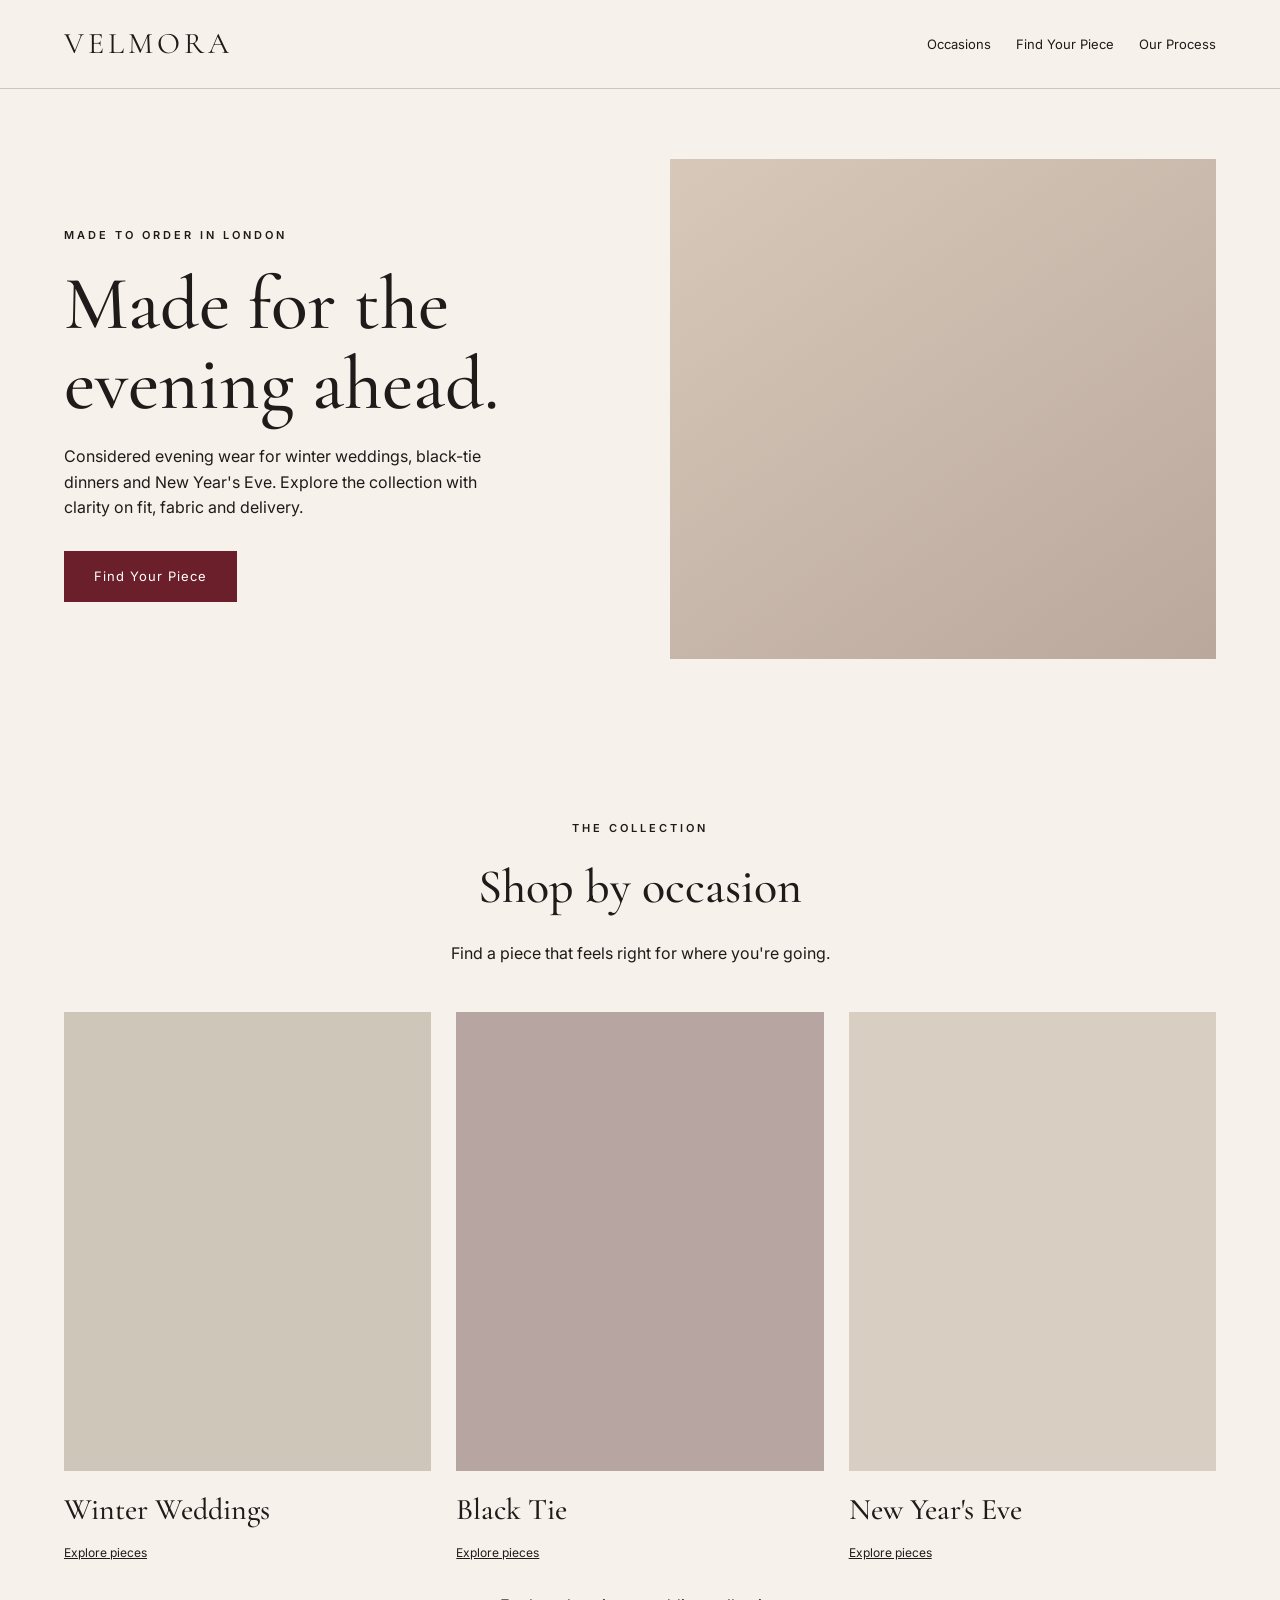
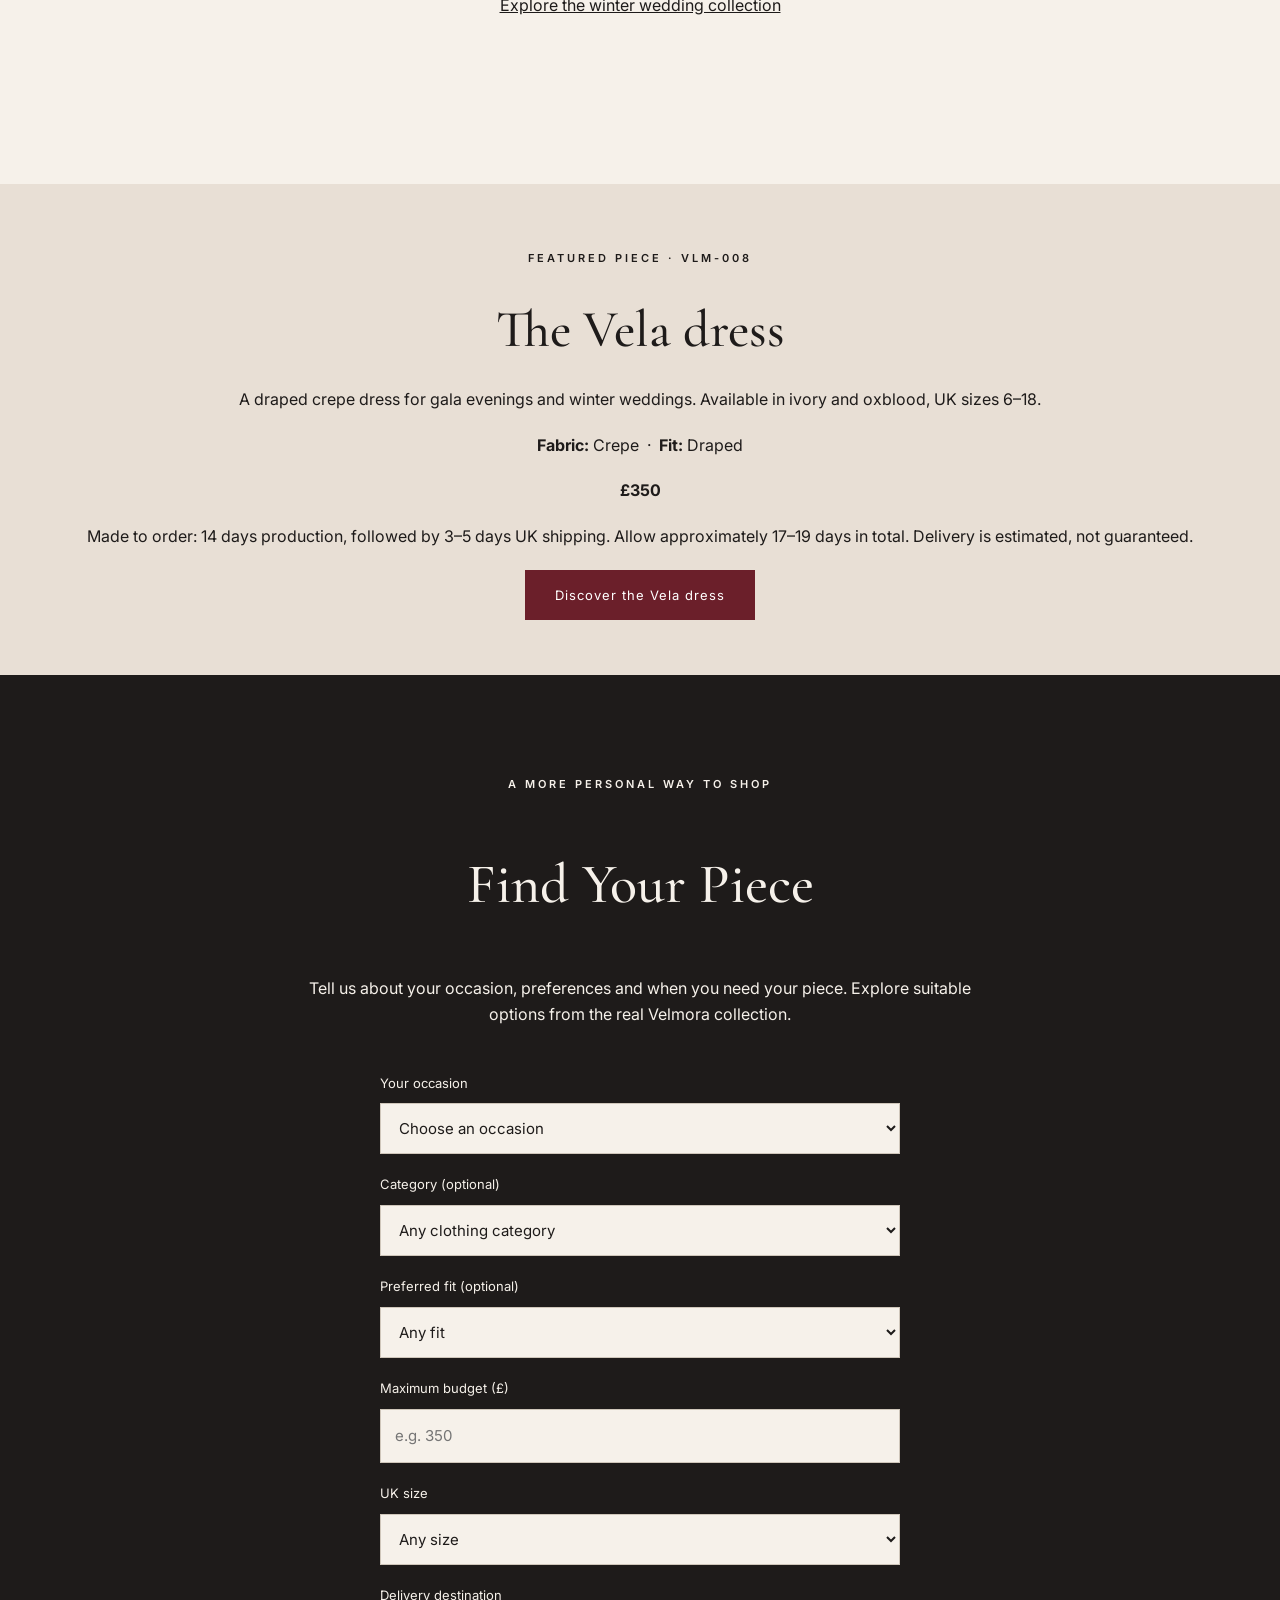
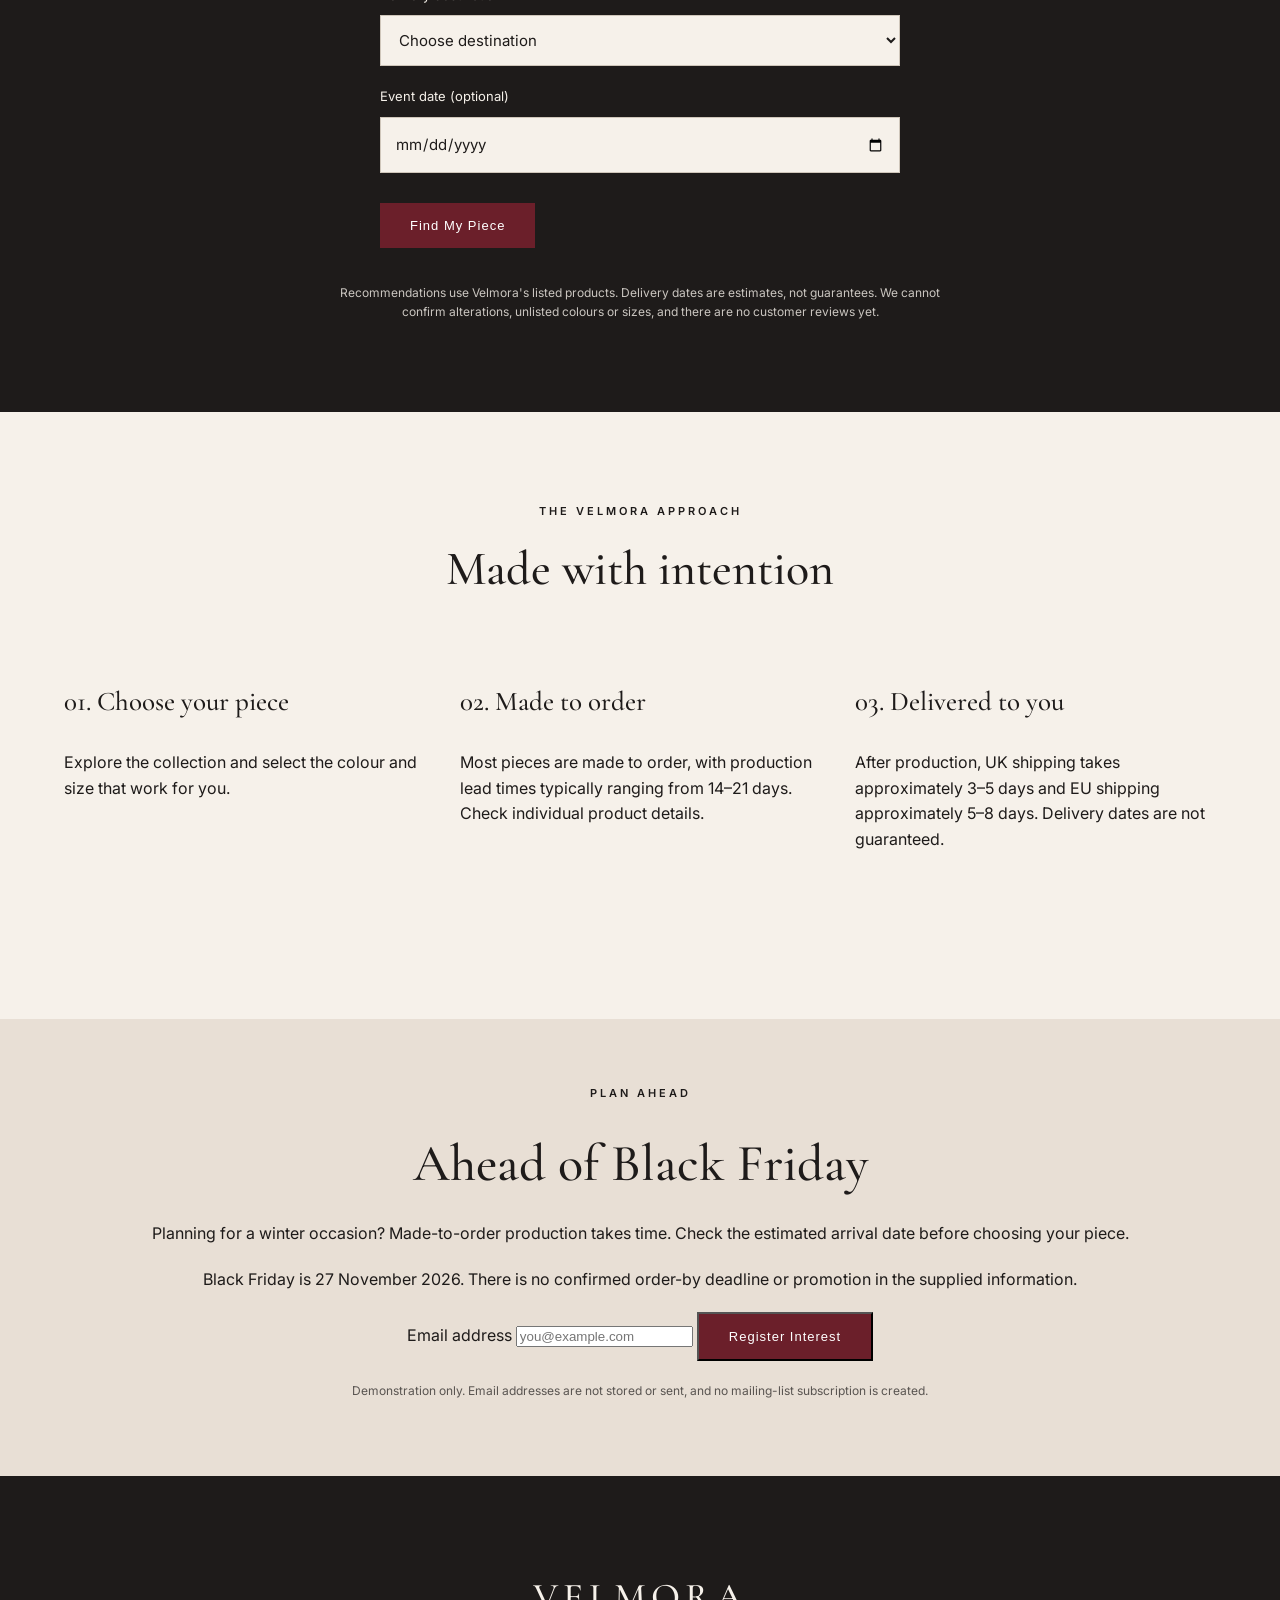
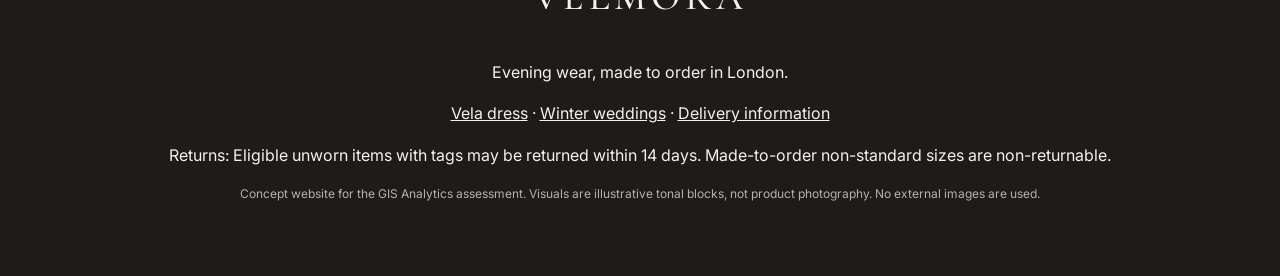
<file: index.html>
<!DOCTYPE html>
<html lang="en-GB">

<head>
  <meta charset="UTF-8">
  <meta name="viewport" content="width=device-width, initial-scale=1.0">

  <title>Velmora | Made-to-Order Evening Wear in London</title>

  <meta name="description"
    content="Explore made-to-order evening wear for winter weddings, black-tie events and New Year's Eve. Discover fabrics, fit and delivery estimates.">

  <link rel="preconnect" href="https://fonts.googleapis.com">
  <link rel="preconnect" href="https://fonts.gstatic.com" crossorigin>

  <link
    href="https://fonts.googleapis.com/css2?family=Cormorant+Garamond:wght@400;500;600&family=Inter:wght@400;500;600&display=swap"
    rel="stylesheet">

  <link rel="stylesheet" href="css/styles.css">

  <script type="application/ld+json">
  {
    "@context": "https://schema.org",
    "@type": "Organization",
    "name": "Velmora",
    "url": "https://velmora-assessment.netlify.app/",
    "description": "London-based made-to-order evening wear."
  }
  </script>
</head>

<body>

  <!-- HEADER -->

  <header class="site-header">

    <div class="header-inner">

      <a href="index.html" class="brand-logo">
        VELMORA
      </a>

      <nav aria-label="Main navigation">
        <a href="#occasions">Occasions</a>
        <a href="#stylist">Find Your Piece</a>
        <a href="#about">Our Process</a>
      </nav>

    </div>

  </header>

  <main>

    <!-- HERO -->

    <section class="hero">

      <div class="hero-content">

        <p class="eyebrow">MADE TO ORDER IN LONDON</p>

        <h1>Made for the evening ahead.</h1>

        <p class="hero-description">
          Considered evening wear for winter weddings,
          black-tie dinners and New Year's Eve.
          Explore the collection with clarity on fit,
          fabric and delivery.
        </p>

        <a href="#stylist" class="primary-button">
          Find Your Piece
        </a>

      </div>

      <div class="hero-image">

        <div class="image-placeholder"
             role="img"
             aria-label="Abstract neutral-toned editorial colour study">
        </div>

      </div>

    </section>

    <!-- SHOP BY OCCASION -->

    <section class="occasions-section" id="occasions">

      <div class="section-heading">

        <p class="eyebrow">THE COLLECTION</p>

        <h2>Shop by occasion</h2>

        <p>
          Find a piece that feels right for where you're going.
        </p>

      </div>

      <div class="occasion-grid">

        <!-- WINTER WEDDINGS -->

        <a href="#stylist"
           class="occasion-card"
           data-occasion="winter wedding">

          <div class="occasion-image" aria-hidden="true"></div>

          <h3>Winter Weddings</h3>
          <span>Explore pieces</span>

        </a>

        <!-- BLACK TIE -->

        <a href="#stylist"
           class="occasion-card"
           data-occasion="black tie">

          <div class="occasion-image" aria-hidden="true"></div>

          <h3>Black Tie</h3>
          <span>Explore pieces</span>

        </a>

        <!-- NEW YEAR'S EVE -->

        <a href="#stylist"
           class="occasion-card"
           data-occasion="new year's eve">

          <div class="occasion-image" aria-hidden="true"></div>

          <h3>New Year's Eve</h3>
          <span>Explore pieces</span>

        </a>

      </div>

      <p style="text-align:center; margin-top:28px;">
        <a href="winter-wedding.html">
          Explore the winter wedding collection
        </a>
      </p>

    </section>

    <!-- FEATURED VELA DRESS -->

    <section class="featured-product-section"
             aria-labelledby="featured-title">

      <div class="featured-product-link">

        <p class="eyebrow">
          FEATURED PIECE · VLM-008
        </p>

        <h2 id="featured-title">
          The Vela dress
        </h2>

        <p>
          A draped crepe dress for gala evenings
          and winter weddings. Available in ivory
          and oxblood, UK sizes 6–18.
        </p>

        <p>
          <strong>Fabric:</strong> Crepe
          &nbsp;·&nbsp;
          <strong>Fit:</strong> Draped
        </p>

        <p class="featured-price">
          <strong>£350</strong>
        </p>

        <p>
          Made to order: 14 days production,
          followed by 3–5 days UK shipping.
          Allow approximately 17–19 days in total.
          Delivery is estimated, not guaranteed.
        </p>

        <a href="product.html" class="primary-button">
          Discover the Vela dress
        </a>

      </div>

    </section>

    <!-- PERSONAL STYLIST -->

    <section class="stylist-section" id="stylist">

      <div class="stylist-inner">

        <p class="eyebrow">
          A MORE PERSONAL WAY TO SHOP
        </p>

        <h2>Find Your Piece</h2>

        <p>
          Tell us about your occasion, preferences
          and when you need your piece.
          Explore suitable options from the real
          Velmora collection.
        </p>

        <form id="stylist-form" class="stylist-form">

          <label for="occasion-input">
            Your occasion
          </label>

          <select id="occasion-input" required>
            <option value="">Choose an occasion</option>
          </select>

          <label for="category-input">
            Category (optional)
          </label>

          <select id="category-input">
            <option value="">Any clothing category</option>
            <option value="dress">Dress</option>
            <option value="jumpsuit">Jumpsuit</option>
            <option value="top">Top</option>
            <option value="skirt">Skirt</option>
            <option value="outerwear">Outerwear</option>
          </select>

          <label for="fit-input">
            Preferred fit (optional)
          </label>

          <select id="fit-input">
            <option value="">Any fit</option>
          </select>

          <label for="budget-input">
            Maximum budget (£)
          </label>

          <input
            id="budget-input"
            type="number"
            min="1"
            placeholder="e.g. 350">

          <label for="size-input">
            UK size
          </label>

          <select id="size-input">

            <option value="">Any size</option>
            <option value="UK 6">UK 6</option>
            <option value="UK 8">UK 8</option>
            <option value="UK 10">UK 10</option>
            <option value="UK 12">UK 12</option>
            <option value="UK 14">UK 14</option>
            <option value="UK 16">UK 16</option>
            <option value="UK 18">UK 18</option>

          </select>

          <label for="region-input">
            Delivery destination
          </label>

          <select id="region-input">

            <option value="">Choose destination</option>
            <option value="UK">United Kingdom</option>
            <option value="EU">European Union</option>

          </select>

          <label for="date-input">
            Event date (optional)
          </label>

          <input id="date-input" type="date">

          <button type="submit" class="primary-button">
            Find My Piece
          </button>

        </form>

        <div id="stylist-results" aria-live="polite"></div>

        <p class="stylist-disclaimer">
          Recommendations use Velmora's listed products.
          Delivery dates are estimates, not guarantees.
          We cannot confirm alterations, unlisted colours
          or sizes, and there are no customer reviews yet.
        </p>

      </div>

    </section>

    <!-- MADE TO ORDER -->

    <section class="process-section" id="about">

      <div class="section-heading">

        <p class="eyebrow">
          THE VELMORA APPROACH
        </p>

        <h2>Made with intention</h2>

      </div>

      <div class="process-grid">

        <div>

          <h3>01. Choose your piece</h3>

          <p>
            Explore the collection and select
            the colour and size that work for you.
          </p>

        </div>

        <div>

          <h3>02. Made to order</h3>

          <p>
            Most pieces are made to order,
            with production lead times typically
            ranging from 14–21 days.
            Check individual product details.
          </p>

        </div>

        <div>

          <h3>03. Delivered to you</h3>

          <p>
            After production, UK shipping takes
            approximately 3–5 days and EU shipping
            approximately 5–8 days.
            Delivery dates are not guaranteed.
          </p>

        </div>

      </div>

    </section>

    <!-- BLACK FRIDAY -->

    <section id="black-friday"
             class="featured-product-section"
             aria-labelledby="black-friday-title">

      <div class="featured-product-link">

        <p class="eyebrow">PLAN AHEAD</p>

        <h2 id="black-friday-title">
          Ahead of Black Friday
        </h2>

        <p>
          Planning for a winter occasion?
          Made-to-order production takes time.
          Check the estimated arrival date
          before choosing your piece.
        </p>

        <p>
          Black Friday is 27 November 2026.
          There is no confirmed order-by deadline
          or promotion in the supplied information.
        </p>

        <form id="bf-signup-form">

          <label for="bf-email">
            Email address
          </label>

          <input
            id="bf-email"
            type="email"
            placeholder="you@example.com"
            autocomplete="email"
            required>

          <button type="submit" class="primary-button">
            Register Interest
          </button>

        </form>

        <p id="bf-signup-message" aria-live="polite"></p>

        <p class="footer-note">
          Demonstration only. Email addresses are not
          stored or sent, and no mailing-list subscription
          is created.
        </p>

      </div>

    </section>

  </main>

  <!-- FOOTER -->

  <footer class="site-footer">

    <h2>VELMORA</h2>

    <p>Evening wear, made to order in London.</p>

    <p>
      <a href="product.html">Vela dress</a>
      ·
      <a href="winter-wedding.html">Winter weddings</a>
      ·
      <a href="#about">Delivery information</a>
    </p>

    <p>
      Returns: Eligible unworn items with tags may
      be returned within 14 days.
      Made-to-order non-standard sizes are non-returnable.
    </p>

    <p class="footer-note">
      Concept website for the GIS Analytics assessment.
      Visuals are illustrative tonal blocks,
      not product photography.
      No external images are used.
    </p>

  </footer>

  <!-- STYLIST JAVASCRIPT -->

  <script src="js/stylist.js"></script>

  <!-- OCCASION SELECTION AND DEMO SIGNUP -->

  <script>
    // Automatically select the occasion when a card is clicked.
    document.querySelectorAll(".occasion-card").forEach(card => {

      card.addEventListener("click", () => {

        const occasion = card.dataset.occasion;

        const select =
          document.getElementById("occasion-input");

        if (!select) return;

        const matchingOption = Array.from(select.options).find(
          option =>
            option.value.toLowerCase() === occasion.toLowerCase()
        );

        if (matchingOption) {
          select.value = matchingOption.value;
          select.dispatchEvent(
            new Event("change", { bubbles: true })
          );
        }

      });

    });

    // Demo only: no email is saved or transmitted.
    document.getElementById("bf-signup-form")
      .addEventListener("submit", function(event) {

        event.preventDefault();

        document.getElementById("bf-signup-message").textContent =
          "Thank you for your interest. This is a demonstration; " +
          "your email has not been collected or subscribed.";

      });
  </script>

</body>
</html>
</file>
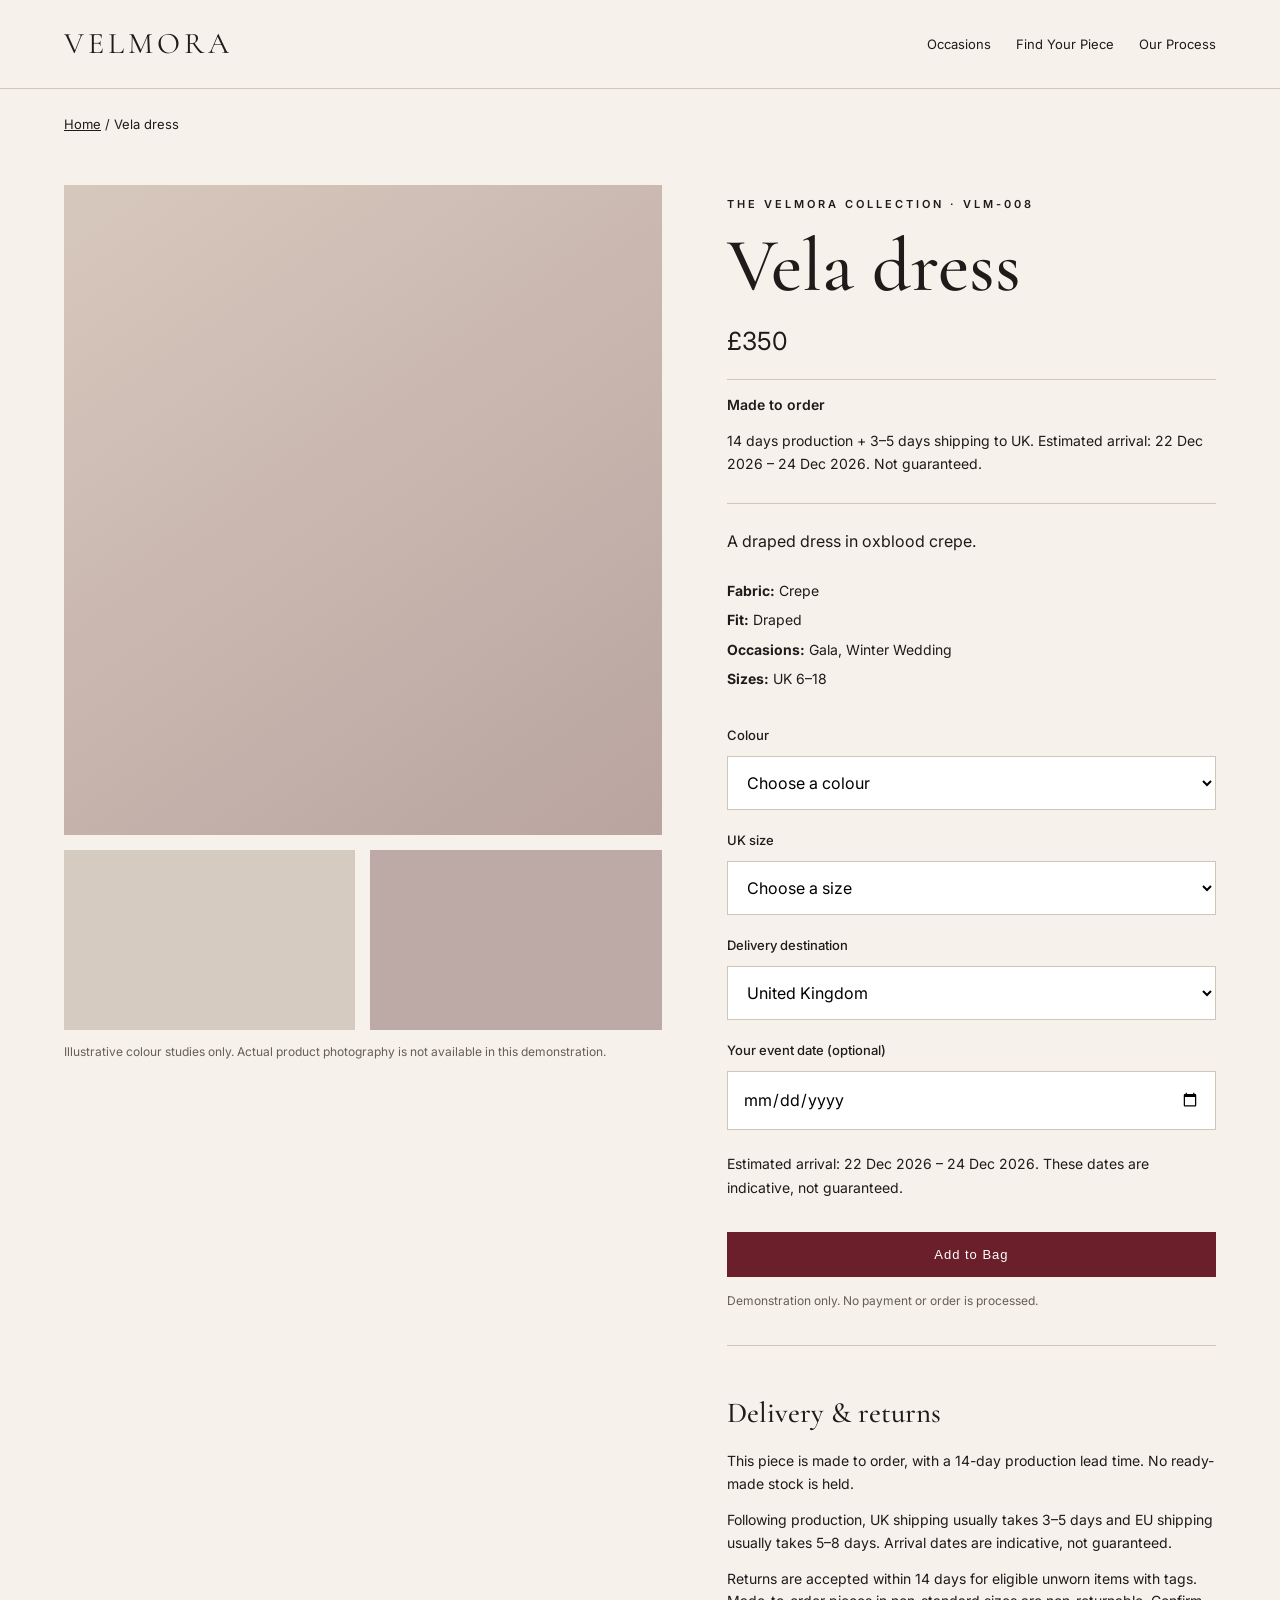
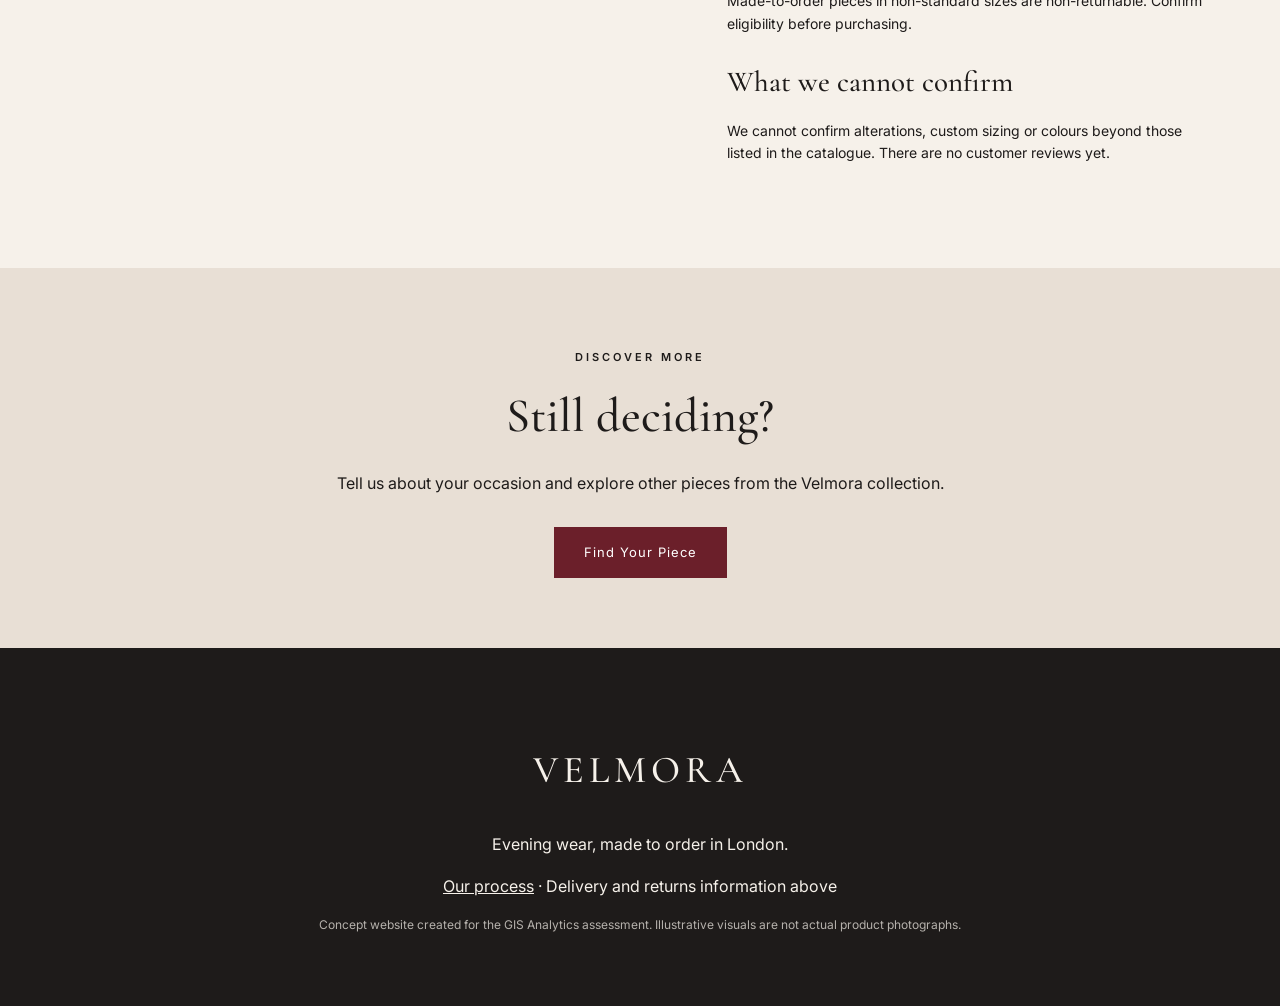
<file: product.html>
<!DOCTYPE html>
<html lang="en-GB">
<head>
  <meta charset="UTF-8">
  <meta name="viewport" content="width=device-width, initial-scale=1.0">

  <title>Vela Dress | Made-to-Order Evening Wear | Velmora</title>
  <meta name="description"
    content="Discover the Vela dress by Velmora. Draped crepe evening wear, made to order in London. Explore colours, UK sizes and estimated delivery.">

  <link rel="preconnect" href="https://fonts.googleapis.com">
  <link rel="preconnect" href="https://fonts.gstatic.com" crossorigin>
  <link
    href="https://fonts.googleapis.com/css2?family=Cormorant+Garamond:wght@400;500;600&family=Inter:wght@400;500;600&display=swap"
    rel="stylesheet">

  <link rel="stylesheet" href="css/styles.css">

  <!-- Structured product information for search and AI discovery -->
  <script type="application/ld+json">
  {
    "@context": "https://schema.org",
    "@type": "Product",
    "name": "Vela dress",
    "sku": "VLM-008",
    "description": "Made-to-order draped crepe dress for gala events and winter weddings.",
    "brand": {
      "@type": "Brand",
      "name": "Velmora"
    },
    "material": "Crepe",
    "color": ["Ivory", "Oxblood"],
    "size": ["UK 6", "UK 8", "UK 10", "UK 12", "UK 14", "UK 16", "UK 18"],
    "offers": {
      "@type": "Offer",
      "price": "350",
      "priceCurrency": "GBP",
      "url": "https://velmora-assessment.netlify.app/product.html"
    }
  }
  </script>
</head>

<body>

  <header class="site-header">
    <div class="header-inner">
      <a href="index.html" class="brand-logo">VELMORA</a>

      <nav aria-label="Main navigation">
        <a href="index.html#occasions">Occasions</a>
        <a href="index.html#stylist">Find Your Piece</a>
        <a href="index.html#about">Our Process</a>
      </nav>
    </div>
  </header>

  <main>

    <div class="product-breadcrumb">
      <a href="index.html">Home</a>
      <span aria-hidden="true"> / </span>
      <span>Vela dress</span>
    </div>

    <section class="product-layout">

      <!-- PRODUCT GALLERY -->

      <div class="product-gallery">

        <div class="product-main-image"
             role="img"
             aria-label="Illustrative colour study for the Vela dress">
        </div>

        <div class="product-small-images">
          <div role="img" aria-label="Illustrative neutral colour study"></div>
          <div role="img" aria-label="Illustrative oxblood colour study"></div>
        </div>

        <p class="product-image-note">
          Illustrative colour studies only. Actual product
          photography is not available in this demonstration.
        </p>

      </div>

      <!-- PRODUCT INFORMATION -->

      <div class="product-information">

        <p class="eyebrow">THE VELMORA COLLECTION · VLM-008</p>

        <h1 id="product-name">Vela dress</h1>

        <p id="product-price" class="product-price">£350</p>

        <!-- VISIBLE WITHOUT JAVASCRIPT -->

        <div class="product-delivery-summary">
          <p class="delivery-heading">Made to order</p>

          <p id="delivery-summary">
            14 days production, followed by 3–5 days
            shipping to the UK. Allow approximately
            17–19 calendar days in total.
            Delivery dates are estimates, not guarantees.
          </p>
        </div>

        <p id="product-description" class="product-description">
          A draped crepe dress for gala evenings and winter weddings.
          Available in ivory and oxblood.
        </p>

        <div class="product-facts">
          <p>
            <strong>Fabric:</strong>
            <span id="product-fabric">Crepe</span>
          </p>

          <p>
            <strong>Fit:</strong>
            <span id="product-fit">Draped</span>
          </p>

          <p>
            <strong>Occasions:</strong>
            <span id="product-occasions">Gala, Winter Wedding</span>
          </p>

          <p>
            <strong>Sizes:</strong>
            UK 6–18
          </p>
        </div>

        <!-- PRODUCT SELECTION -->

        <form id="product-form">

          <label for="product-colour">Colour</label>
          <select id="product-colour" required>
            <option value="">Choose a colour</option>
            <option value="ivory">Ivory</option>
            <option value="oxblood">Oxblood</option>
          </select>

          <label for="product-size">UK size</label>
          <select id="product-size" required>
            <option value="">Choose a size</option>
            <option value="UK 6">UK 6</option>
            <option value="UK 8">UK 8</option>
            <option value="UK 10">UK 10</option>
            <option value="UK 12">UK 12</option>
            <option value="UK 14">UK 14</option>
            <option value="UK 16">UK 16</option>
            <option value="UK 18">UK 18</option>
          </select>

          <label for="product-region">Delivery destination</label>
          <select id="product-region" required>
            <option value="UK">United Kingdom</option>
            <option value="EU">European Union</option>
          </select>

          <label for="product-event-date">
            Your event date (optional)
          </label>
          <input id="product-event-date" type="date">

          <div id="product-delivery-result" aria-live="polite"></div>

          <button class="primary-button product-add-button"
                  type="submit">
            Add to Bag
          </button>

        </form>

        <p id="product-message"
           class="product-message"
           aria-live="polite"></p>

        <p class="product-demo-note">
          Demonstration only. No payment or order is processed.
        </p>

        <!-- DELIVERY AND RETURNS -->

        <div class="product-policy">

          <h2>Delivery &amp; returns</h2>

          <p>
            This piece is made to order, with a 14-day
            production lead time. No ready-made stock is held.
          </p>

          <p>
            Following production, UK shipping usually takes
            3–5 days and EU shipping usually takes 5–8 days.
            Arrival dates are indicative, not guaranteed.
          </p>

          <p>
            Returns are accepted within 14 days for eligible
            unworn items with tags. Made-to-order pieces in
            non-standard sizes are non-returnable.
            Confirm eligibility before purchasing.
          </p>

          <h2>What we cannot confirm</h2>

          <p>
            We cannot confirm alterations, custom sizing or
            colours beyond those listed in the catalogue.
            There are no customer reviews yet.
          </p>

        </div>

      </div>
    </section>

    <!-- OTHER PRODUCTS -->

    <section class="product-bottom-section">
      <p class="eyebrow">DISCOVER MORE</p>
      <h2>Still deciding?</h2>

      <p>
        Tell us about your occasion and explore other pieces
        from the Velmora collection.
      </p>

      <a href="index.html#stylist" class="primary-button">
        Find Your Piece
      </a>
    </section>

  </main>

  <footer class="site-footer">
    <h2>VELMORA</h2>

    <p>Evening wear, made to order in London.</p>

    <p>
      <a href="index.html#about">Our process</a>
      · Delivery and returns information above
    </p>

    <p class="footer-note">
      Concept website created for the GIS Analytics assessment.
      Illustrative visuals are not actual product photographs.
    </p>
  </footer>

  <!-- MOBILE STICKY CTA -->

  <div class="mobile-product-bar">
    <span id="mobile-product-price">£350</span>

    <a href="#product-form" class="primary-button">
      Select Your Size
    </a>
  </div>

  <!-- KEEP EXISTING PRODUCT FUNCTIONALITY -->
  <script src="js/product.js"></script>

</body>
</html>
</file>
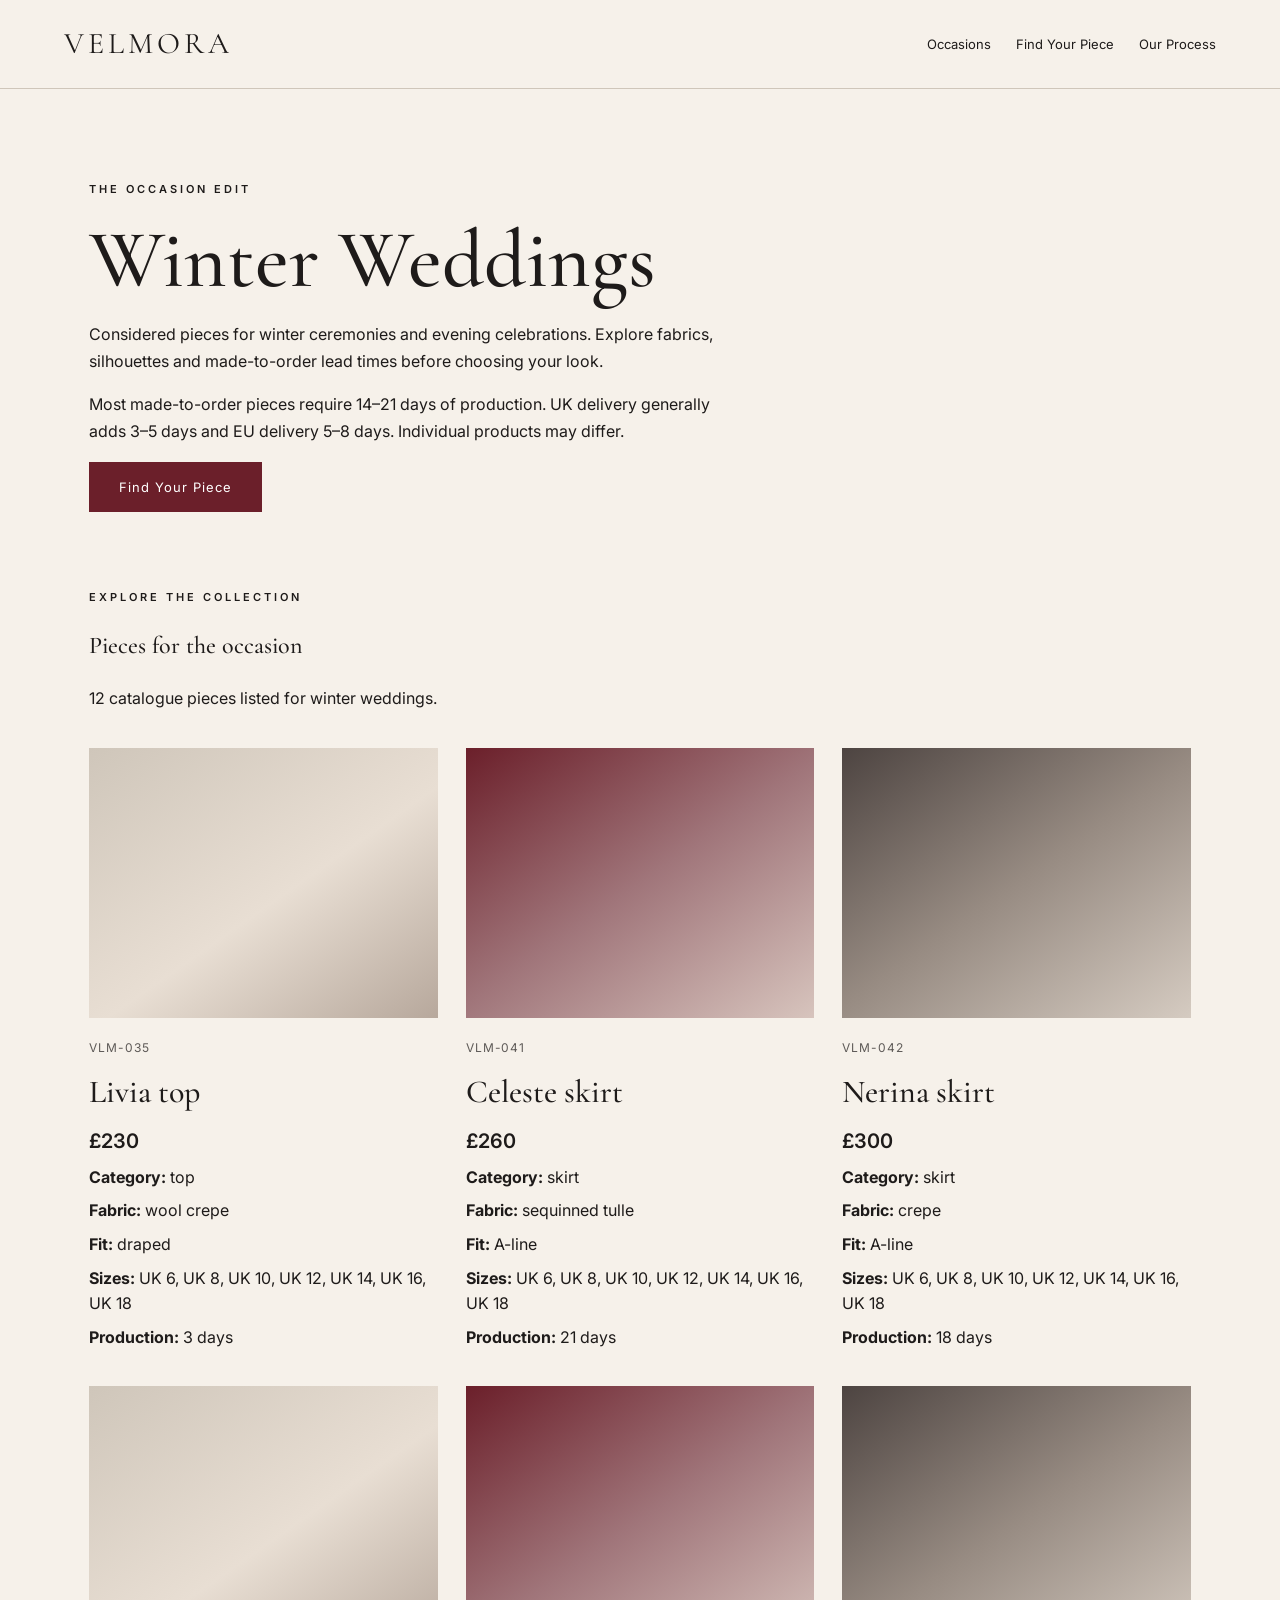
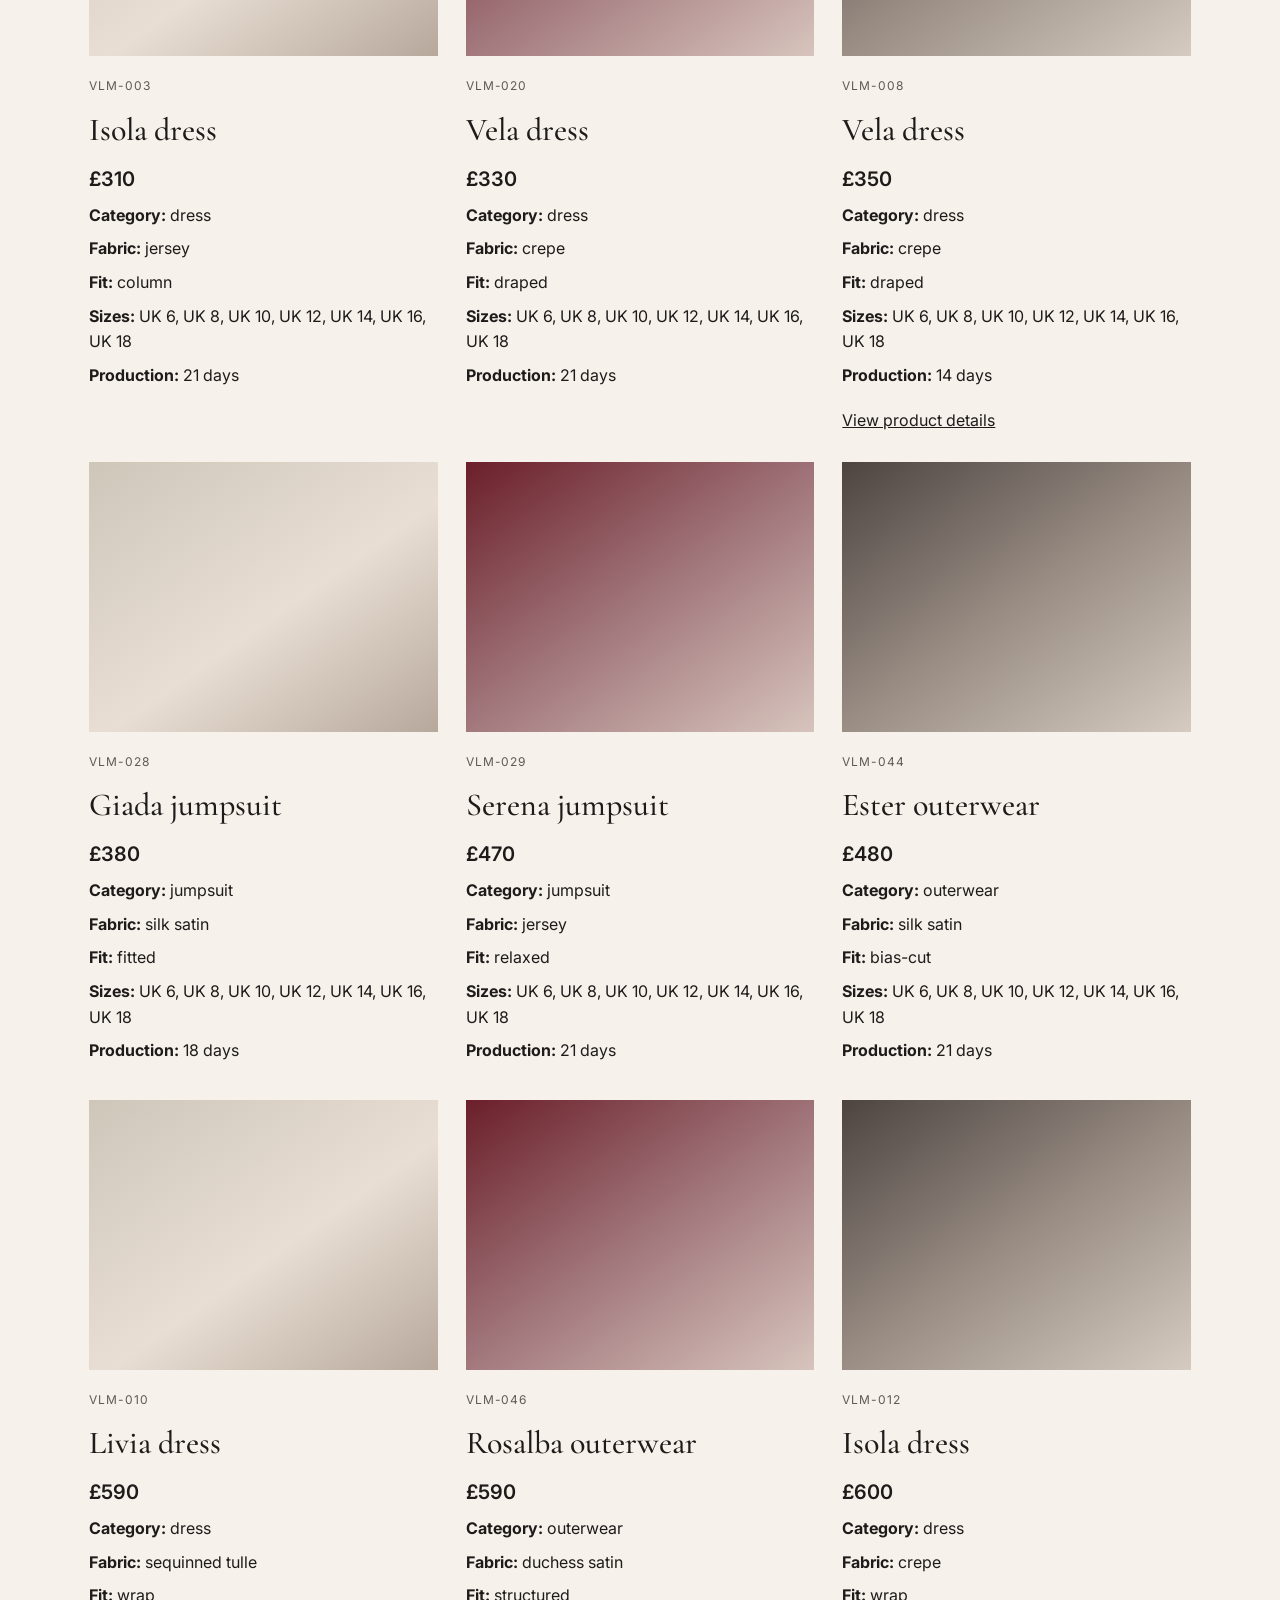
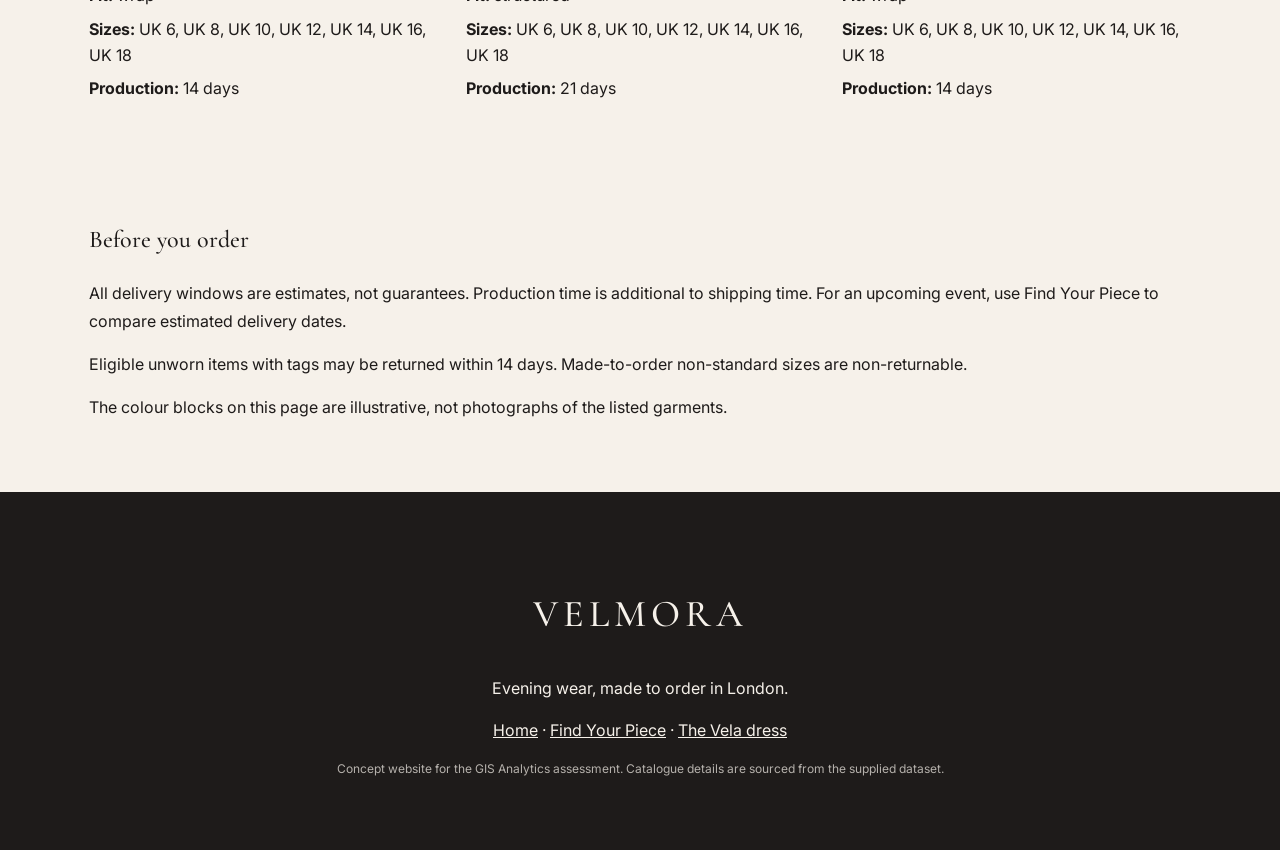
<file: winter-wedding.html>
<!DOCTYPE html>
<html lang="en-GB">

<head>
  <meta charset="UTF-8">
  <meta name="viewport" content="width=device-width, initial-scale=1.0">

  <title>Winter Wedding Collection | Velmora</title>

  <meta name="description"
    content="Explore Velmora's winter wedding collection. Compare made-to-order evening wear by fabric, fit, price and estimated delivery.">

  <link rel="preconnect" href="https://fonts.googleapis.com">
  <link rel="preconnect" href="https://fonts.gstatic.com" crossorigin>

  <link
    href="https://fonts.googleapis.com/css2?family=Cormorant+Garamond:wght@400;500;600&family=Inter:wght@400;500;600&display=swap"
    rel="stylesheet">

  <link rel="stylesheet" href="css/styles.css">

  <style>
    .collection-intro {
      max-width: 1150px;
      margin: 0 auto;
      padding: 80px 24px 45px;
    }

    .collection-intro h1 {
      font-family: "Cormorant Garamond", serif;
      font-size: clamp(48px, 7vw, 82px);
      font-weight: 500;
      line-height: 1.05;
      margin: 18px 0;
    }

    .collection-intro p {
      max-width: 650px;
      line-height: 1.7;
    }

    .collection-grid {
      max-width: 1150px;
      margin: 0 auto;
      padding: 20px 24px 90px;
      display: grid;
      grid-template-columns: repeat(3, minmax(0, 1fr));
      gap: 28px;
    }

    .collection-card {
      min-width: 0;
    }

    .collection-visual {
      height: 270px;
      background: linear-gradient(
        145deg,
        #cfc6ba,
        #e8ded3 55%,
        #b7a89c
      );
      margin-bottom: 20px;
    }

    .collection-card:nth-child(3n+2) .collection-visual {
      background: linear-gradient(
        145deg,
        #6b1f2a,
        #a0757a,
        #d7c4bd
      );
    }

    .collection-card:nth-child(3n+3) .collection-visual {
      background: linear-gradient(
        145deg,
        #4d4441,
        #978b82,
        #d5cbc1
      );
    }

    .collection-card h2 {
      font-family: "Cormorant Garamond", serif;
      font-size: 32px;
      font-weight: 500;
      margin: 0 0 8px;
    }

    .collection-card p {
      margin: 8px 0;
      line-height: 1.6;
    }

    .collection-sku {
      font-size: 12px;
      letter-spacing: 0.08em;
      opacity: 0.7;
    }

    .collection-price {
      font-size: 20px;
      font-weight: 600;
    }

    .collection-link {
      display: inline-block;
      margin-top: 12px;
      text-decoration: underline;
    }

    .collection-note {
      max-width: 1150px;
      margin: 0 auto;
      padding: 0 24px 55px;
      line-height: 1.7;
    }

    @media (max-width: 850px) {
      .collection-grid {
        grid-template-columns: repeat(2, minmax(0, 1fr));
      }
    }

    @media (max-width: 540px) {
      .collection-intro {
        padding-top: 55px;
      }

      .collection-grid {
        grid-template-columns: 1fr;
        gap: 38px;
      }

      .collection-visual {
        height: 240px;
      }
    }
  </style>
</head>

<body>

  <header class="site-header">
    <div class="header-inner">

      <a href="index.html" class="brand-logo">
        VELMORA
      </a>

      <nav aria-label="Main navigation">
        <a href="index.html#occasions">Occasions</a>
        <a href="index.html#stylist">Find Your Piece</a>
        <a href="index.html#about">Our Process</a>
      </nav>

    </div>
  </header>

  <main>

    <section class="collection-intro">

      <p class="eyebrow">THE OCCASION EDIT</p>

      <h1>Winter Weddings</h1>

      <p>
        Considered pieces for winter ceremonies
        and evening celebrations.
        Explore fabrics, silhouettes and made-to-order
        lead times before choosing your look.
      </p>

      <p>
        Most made-to-order pieces require 14–21 days
        of production. UK delivery generally adds
        3–5 days and EU delivery 5–8 days.
        Individual products may differ.
      </p>

      <a href="index.html#stylist" class="primary-button">
        Find Your Piece
      </a>

    </section>

    <section aria-label="Winter wedding products">

      <div class="collection-intro"
           style="padding-top: 20px; padding-bottom: 0;">

        <p class="eyebrow">EXPLORE THE COLLECTION</p>

        <h2>Pieces for the occasion</h2>

        <p id="collection-count" aria-live="polite">
          Loading collection...
        </p>

      </div>

      <div id="collection-grid" class="collection-grid">
      </div>

    </section>

    <section class="collection-note">

      <h2>Before you order</h2>

      <p>
        All delivery windows are estimates, not guarantees.
        Production time is additional to shipping time.
        For an upcoming event, use Find Your Piece
        to compare estimated delivery dates.
      </p>

      <p>
        Eligible unworn items with tags may be returned
        within 14 days. Made-to-order non-standard sizes
        are non-returnable.
      </p>

      <p>
        The colour blocks on this page are illustrative,
        not photographs of the listed garments.
      </p>

    </section>

  </main>

  <footer class="site-footer">

    <h2>VELMORA</h2>

    <p>Evening wear, made to order in London.</p>

    <p>
      <a href="index.html">Home</a>
      ·
      <a href="index.html#stylist">Find Your Piece</a>
      ·
      <a href="product.html">The Vela dress</a>
    </p>

    <p class="footer-note">
      Concept website for the GIS Analytics assessment.
      Catalogue details are sourced from the supplied dataset.
    </p>

  </footer>

  <script>
    const collectionGrid =
      document.getElementById("collection-grid");

    const collectionCount =
      document.getElementById("collection-count");

    function addDetail(card, label, value) {
      if (value === undefined ||
          value === null ||
          value === "") {
        return;
      }

      const paragraph = document.createElement("p");
      const strong = document.createElement("strong");

      strong.textContent = label + ": ";
      paragraph.appendChild(strong);
      paragraph.appendChild(
        document.createTextNode(String(value))
      );

      card.appendChild(paragraph);
    }

    async function loadWinterWeddingCollection() {
      try {
        const response = await fetch("data/products.json");

        if (!response.ok) {
          throw new Error("Catalogue unavailable");
        }

        const products = await response.json();

        if (!Array.isArray(products)) {
          throw new Error("Invalid catalogue");
        }

        const matches = products.filter(product =>
          Array.isArray(product.occasions) &&
          product.occasions.some(occasion =>
            String(occasion).trim().toLowerCase() ===
            "winter wedding"
          ) &&
          product.category !== "accessory"
        );

        matches.sort((a, b) =>
          Number(a.price_gbp) - Number(b.price_gbp)
        );

        collectionCount.textContent =
          `${matches.length} catalogue ` +
          `piece${matches.length === 1 ? "" : "s"} ` +
          `listed for winter weddings.`;

        if (!matches.length) {
          collectionCount.textContent =
            "No winter wedding products are currently " +
            "listed in the supplied catalogue.";
          return;
        }

        matches.forEach(product => {
          const card = document.createElement("article");
          card.className = "collection-card";

          const visual = document.createElement("div");
          visual.className = "collection-visual";
          visual.setAttribute("aria-hidden", "true");

          const sku = document.createElement("p");
          sku.className = "collection-sku";
          sku.textContent = product.id || "SKU unavailable";

          const name = document.createElement("h2");
          name.textContent = product.name || "Unnamed piece";

          const price = document.createElement("p");
          price.className = "collection-price";

          price.textContent =
            Number.isFinite(Number(product.price_gbp)) &&
            product.price_gbp !== null &&
            product.price_gbp !== ""
              ? `£${product.price_gbp}`
              : "Price unavailable";

          card.append(visual, sku, name, price);

          addDetail(card, "Category", product.category);
          addDetail(card, "Fabric", product.fabric);
          addDetail(card, "Fit", product.fit);

          if (Array.isArray(product.sizes)) {
            addDetail(
              card,
              "Sizes",
              product.sizes.join(", ")
            );
          }

          if (
            product.lead_time_days !== undefined &&
            product.lead_time_days !== null &&
            product.lead_time_days !== ""
          ) {
            addDetail(
              card,
              "Production",
              `${product.lead_time_days} days`
            );
          }

          if (product.id === "VLM-008") {
            const link = document.createElement("a");
            link.href = "product.html";
            link.className = "collection-link";
            link.textContent = "View product details";
            card.appendChild(link);
          }

          collectionGrid.appendChild(card);
        });

      } catch (error) {
        collectionCount.textContent =
          "The collection could not be loaded. " +
          "Please try again later.";
      }
    }

    loadWinterWeddingCollection();
  </script>

</body>
</html>
</file>
<file: css/styles.css>
:root {
  --ink: #1E1B1A;
  --ivory: #F6F1EA;
  --stone: #CFC6BA;
  --oxblood: #6B1F2A;
}

* {
  box-sizing: border-box;
}

body {
  margin: 0;
  background-color: var(--ivory);
  color: var(--ink);
  font-family: 'Inter', Arial, sans-serif;
  line-height: 1.6;
}

h1, h2, h3 {
  font-family: 'Cormorant Garamond', Georgia, serif;
  font-weight: 500;
}

h1 {
  font-size: clamp(42px, 8vw, 76px);
}

a {
  color: inherit;
}

button {
  cursor: pointer;
}

/* HEADER */

.site-header {
  border-bottom: 1px solid var(--stone);
  padding: 20px 5%;
}

.header-inner {
  max-width: 1300px;
  margin: auto;
  display: flex;
  align-items: center;
  justify-content: space-between;
  gap: 20px;
}

.brand-logo {
  font-family: 'Cormorant Garamond', serif;
  font-size: 30px;
  letter-spacing: 4px;
  text-decoration: none;
}

.site-header nav {
  display: flex;
  gap: 25px;
  flex-wrap: wrap;
}

.site-header nav a {
  font-size: 13px;
  text-decoration: none;
}

/* HERO */

.hero {
  max-width: 1400px;
  margin: auto;
  padding: 70px 5%;
  display: grid;
  grid-template-columns: 1fr 1fr;
  gap: 60px;
  align-items: center;
}

.eyebrow {
  font-size: 11px;
  letter-spacing: 3px;
  font-weight: 600;
}

.hero h1 {
  line-height: 1.05;
  max-width: 550px;
  margin: 20px 0;
}

.hero-description {
  max-width: 430px;
  font-size: 16px;
  margin-bottom: 30px;
}

.primary-button {
  display: inline-block;
  padding: 15px 30px;
  background: var(--oxblood);
  color: white;
  text-decoration: none;
  font-size: 13px;
  letter-spacing: 1px;
}

.image-placeholder {
  min-height: 500px;
  background: linear-gradient(
    145deg,
    #D8C8BA,
    #B9A89B
  );
  display: flex;
  align-items: center;
  justify-content: center;
  color: var(--ink);
  font-size: 13px;
}

/* OCCASIONS */

.occasions-section,
.process-section {
  padding: 80px 5%;
  max-width: 1400px;
  margin: auto;
}

.section-heading {
  text-align: center;
  margin-bottom: 45px;
}

.section-heading h2 {
  font-size: 48px;
  margin: 10px 0;
}

.occasion-grid {
  display: grid;
  grid-template-columns: repeat(3, 1fr);
  gap: 25px;
}

.occasion-card {
  text-decoration: none;
}

.occasion-image {
  aspect-ratio: 4 / 5;
  background: #CFC6BA;
}

.occasion-card:nth-child(2) .occasion-image {
  background: #B6A5A1;
}

.occasion-card:nth-child(3) .occasion-image {
  background: #D8CEC2;
}

.occasion-card h3 {
  font-size: 30px;
  margin: 15px 0 5px;
}

.occasion-card span {
  font-size: 12px;
  text-decoration: underline;
}

/* STYLIST */

.stylist-section {
  background: var(--ink);
  color: var(--ivory);
  padding: 90px 5%;
  text-align: center;
}

.stylist-inner {
  max-width: 700px;
  margin: auto;
}

.stylist-inner h2 {
  font-size: 56px;
}

.stylist-note {
  margin-top: 30px;
  padding: 20px;
  border: 1px solid var(--stone);
  font-size: 14px;
}

/* PROCESS */

.process-grid {
  display: grid;
  grid-template-columns: repeat(3, 1fr);
  gap: 35px;
}

.process-grid h3 {
  font-size: 27px;
}

/* FOOTER */

.site-footer {
  background: var(--ink);
  color: var(--ivory);
  text-align: center;
  padding: 60px 20px;
}

.site-footer h2 {
  letter-spacing: 5px;
  font-size: 38px;
}

.footer-note {
  font-size: 12px;
  opacity: 0.7;
}

/* MOBILE */

@media (max-width: 768px) {

  .header-inner {
    flex-direction: column;
  }

  .site-header nav {
    justify-content: center;
    gap: 15px;
  }

  .hero {
    grid-template-columns: 1fr;
    padding: 45px 6%;
    gap: 30px;
  }

  .hero h1 {
    font-size: 48px;
  }

  .image-placeholder {
    min-height: 350px;
  }

  .occasion-grid,
  .process-grid {
    grid-template-columns: 1fr;
  }

  .occasions-section,
  .process-section {
    padding: 55px 6%;
  }

  .section-heading h2 {
    font-size: 40px;
  }

  .stylist-inner h2 {
    font-size: 45px;
  }
}

/* PERSONAL STYLIST FORM */

.stylist-form {
  max-width: 520px;
  margin: 35px auto;
  text-align: left;
  display: flex;
  flex-direction: column;
  gap: 10px;
}

.stylist-form label {
  font-size: 13px;
  margin-top: 10px;
}

.stylist-form select,
.stylist-form input {
  width: 100%;
  padding: 14px;
  background: var(--ivory);
  color: var(--ink);
  border: 1px solid var(--stone);
  border-radius: 0;
  font: inherit;
  font-size: 15px;
}

.stylist-form button {
  margin-top: 20px;
  border: none;
  align-self: flex-start;
}

#stylist-results {
  max-width: 700px;
  margin: 25px auto;
  text-align: left;
}

.stylist-product {
  border: 1px solid var(--stone);
  padding: 22px;
  margin-bottom: 15px;
}

.stylist-product h3 {
  font-size: 30px;
}

.stylist-product a {
  color: var(--ivory);
  text-decoration: underline;
}

.stylist-disclaimer {
  max-width: 620px;
  margin: 30px auto 0;
  font-size: 12px;
  opacity: 0.8;
}

/* PRODUCT PAGE */

.product-breadcrumb {
  max-width: 1300px;
  margin: 25px auto;
  padding: 0 5%;
  font-size: 13px;
}

.product-layout {
  max-width: 1300px;
  margin: 0 auto;
  padding: 25px 5% 90px;
  display: grid;
  grid-template-columns: 1.1fr 0.9fr;
  gap: 65px;
  align-items: start;
}

.product-main-image {
  min-height: 650px;
  background: linear-gradient(145deg, #d7c8bd, #b9a4a0);
  display: flex;
  justify-content: center;
  align-items: center;
  text-align: center;
  padding: 25px;
  font-size: 13px;
}

.product-small-images {
  display: grid;
  grid-template-columns: 1fr 1fr;
  gap: 15px;
  margin-top: 15px;
}

.product-small-images div {
  min-height: 180px;
  background: #d5cbc0;
  display: flex;
  justify-content: center;
  align-items: center;
  text-align: center;
  padding: 15px;
  font-size: 12px;
}

.product-small-images div:nth-child(2) {
  background: #bda9a5;
}

.product-image-note,
.product-demo-note {
  font-size: 12px;
  color: #655e59;
}

.product-information h1 {
  font-size: clamp(48px, 6vw, 76px);
  line-height: 1.1;
  margin: 12px 0;
}

.product-price {
  font-size: 25px;
  margin: 12px 0;
}

.product-delivery-summary {
  border-top: 1px solid var(--stone);
  border-bottom: 1px solid var(--stone);
  padding: 14px 0;
  margin: 18px 0 25px;
  font-size: 14px;
}

.delivery-heading {
  font-weight: 600;
  margin: 0;
}

.product-description {
  font-size: 16px;
  margin: 25px 0;
}

.product-facts {
  font-size: 14px;
  margin-bottom: 25px;
}

.product-facts p {
  margin: 7px 0;
}

#product-form {
  display: flex;
  flex-direction: column;
  gap: 10px;
}

#product-form label {
  font-size: 13px;
  font-weight: 500;
  margin-top: 10px;
}

#product-form select,
#product-form input {
  padding: 15px;
  width: 100%;
  background: white;
  border: 1px solid var(--stone);
  border-radius: 0;
  font: inherit;
}

#product-delivery-result {
  font-size: 14px;
  line-height: 1.7;
  margin: 12px 0;
}

.product-add-button {
  width: 100%;
  border: 0;
  margin-top: 10px;
}

.product-add-button:disabled {
  opacity: 0.5;
  cursor: not-allowed;
}

.product-message {
  font-size: 14px;
}

.product-policy {
  border-top: 1px solid var(--stone);
  margin-top: 35px;
  padding-top: 20px;
  font-size: 14px;
}

.product-policy h2 {
  font-size: 29px;
  margin-bottom: 10px;
}

.product-bottom-section {
  background: #e8dfd5;
  text-align: center;
  padding: 70px 5%;
}

.product-bottom-section h2 {
  font-size: 48px;
  margin: 10px 0;
}

.product-bottom-section .primary-button {
  margin-top: 15px;
}

.mobile-product-bar {
  display: none;
}

/* PRODUCT PAGE ON MOBILE */

@media (max-width: 768px) {
  .product-layout {
    grid-template-columns: 1fr;
    gap: 30px;
    padding: 15px 6% 70px;
  }

  .product-main-image {
    min-height: 400px;
  }

  .product-small-images div {
    min-height: 130px;
  }

  .product-information h1 {
    font-size: 52px;
  }

  .product-bottom-section h2 {
    font-size: 40px;
  }

  .mobile-product-bar {
    position: fixed;
    bottom: 0;
    left: 0;
    right: 0;
    display: flex;
    align-items: center;
    justify-content: space-between;
    gap: 15px;
    background: var(--ivory);
    border-top: 1px solid var(--stone);
    padding: 12px 18px;
    z-index: 100;
    box-shadow: 0 -3px 15px #00000012;
  }

  .mobile-product-bar span {
    font-size: 20px;
    font-weight: 600;
  }

  .mobile-product-bar .primary-button {
    padding: 12px 18px;
    font-size: 12px;
  }

  body {
    padding-bottom: 65px;
  }
}

/* FINAL MOBILE HEADER IMPROVEMENTS */

@media (max-width: 768px) {

  .site-header {
    padding: 16px 5%;
  }

  .header-inner {
    width: 100%;
    flex-direction: column;
    align-items: center;
    gap: 12px;
  }

  .brand-logo {
    font-size: 27px;
    letter-spacing: 3px;
    white-space: nowrap;
  }

  .site-header nav {
    display: flex;
    justify-content: center;
    flex-wrap: wrap;
    gap: 10px 18px;
    width: 100%;
  }

  .site-header nav a {
    font-size: 12px;
    white-space: nowrap;
  }

  .product-breadcrumb {
    overflow-wrap: anywhere;
  }

  .product-gallery,
  .product-information {
    min-width: 0;
  }

  .product-information h1 {
    overflow-wrap: break-word;
  }

  .product-main-image {
    min-height: 360px;
  }

  .product-small-images {
    gap: 10px;
  }

  .product-small-images div {
    min-width: 0;
    font-size: 11px;
  }
}

/* FEATURED PRODUCT LINK */

.featured-product-link {
  margin-top: 70px;
  padding: 55px 25px;
  background: #e8dfd5;
  text-align: center;
}

.featured-product-link h2 {
  font-size: clamp(36px, 5vw, 52px);
  margin: 12px 0;
}

.featured-product-link p {
  margin-bottom: 20px;
}
</file>
